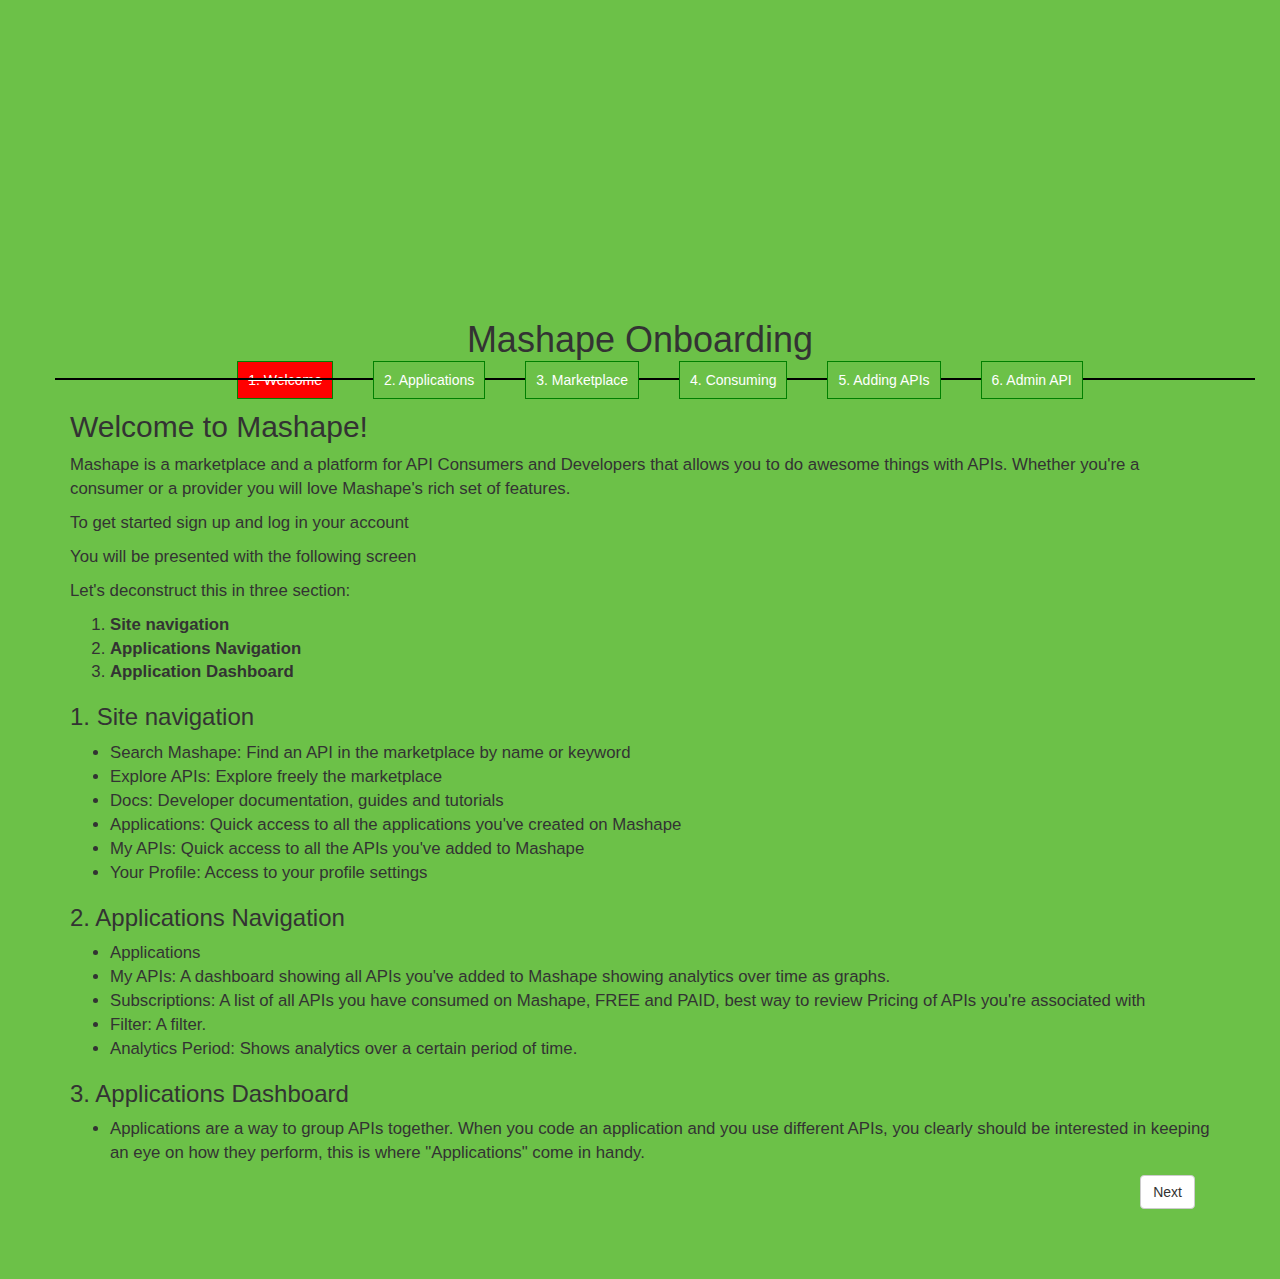
<file: index.html>
<!DOCTYPE html><html><head><link rel="stylesheet" href="css/main.css"><script src="//ajax.googleapis.com/ajax/libs/jquery/2.1.1/jquery.min.js"></script><link href="//maxcdn.bootstrapcdn.com/bootstrap/3.2.0/css/bootstrap.min.css" rel="stylesheet" type="text/css"><script src="//maxcdn.bootstrapcdn.com/bootstrap/3.2.0/js/bootstrap.min.js"></script></head><body><div id="con" class="container"><div class="logobg"></div><div class="row"><div class="col-md-12"><h1 class="text-center">Mashape Onboarding</h1><div class="connector"></div><div class="col-md-12 col-xs-12 text-center"><span class="passed-page">1. Welcome</span><a href="step-2"><span>2. Applications</span></a><a href="step-3"><span>3. Marketplace</span></a><a href="step-4"><span>4. Consuming</span></a><a href="step-5"><span>5. Adding APIs</span></a><a href="step-6"><span>6. Admin API</span></a><div class="text-center line"></div></div><div class="col-md-12 description"><h2>Welcome to Mashape!</h2><p>Mashape is a marketplace and a platform for API Consumers and Developers that allows you to do awesome things with APIs.
Whether you're a consumer or a provider you will love Mashape's rich set of features.<p>To get started sign up and log in your account</p><p>You will be presented with the following screen</p><p>Let's deconstruct this in three section:<ol><li> <b>Site navigation</b></li><li> <b>Applications Navigation</b></li><li> <b>Application Dashboard</b></li></ol></p></p><h3>1. Site navigation</h3><ul><li>Search Mashape: Find an API in the marketplace by name or keyword</li><li>Explore APIs: Explore freely the marketplace</li><li>Docs: Developer documentation, guides and tutorials</li><li>Applications: Quick access to all the applications you've created on Mashape</li><li>My APIs: Quick access to all the APIs you've added to Mashape</li><li>Your Profile: Access to your profile settings</li></ul><h3>2. Applications Navigation</h3><ul><li>Applications</li><li>My APIs: A dashboard showing all APIs you've added to Mashape showing analytics over time as graphs.</li><li>Subscriptions: A list of all APIs you have consumed on Mashape, FREE and PAID, best way to review Pricing of APIs you're associated with</li><li>Filter: A filter.</li><li>Analytics Period: Shows analytics over a certain period of time.</li></ul><h3>3. Applications Dashboard</h3><ul><li>Applications are a way to group APIs together. When you code an application and you use different APIs, you clearly should be interested in keeping an eye on how they perform, this is where "Applications" come in handy.</li></ul><div class="col-md-12" >
<p><a href="step-2"> <button class="btn btn-default" type="button" style="float: right">Next</button></a></p>
</div></div></div></div></div></body></html>
</file>
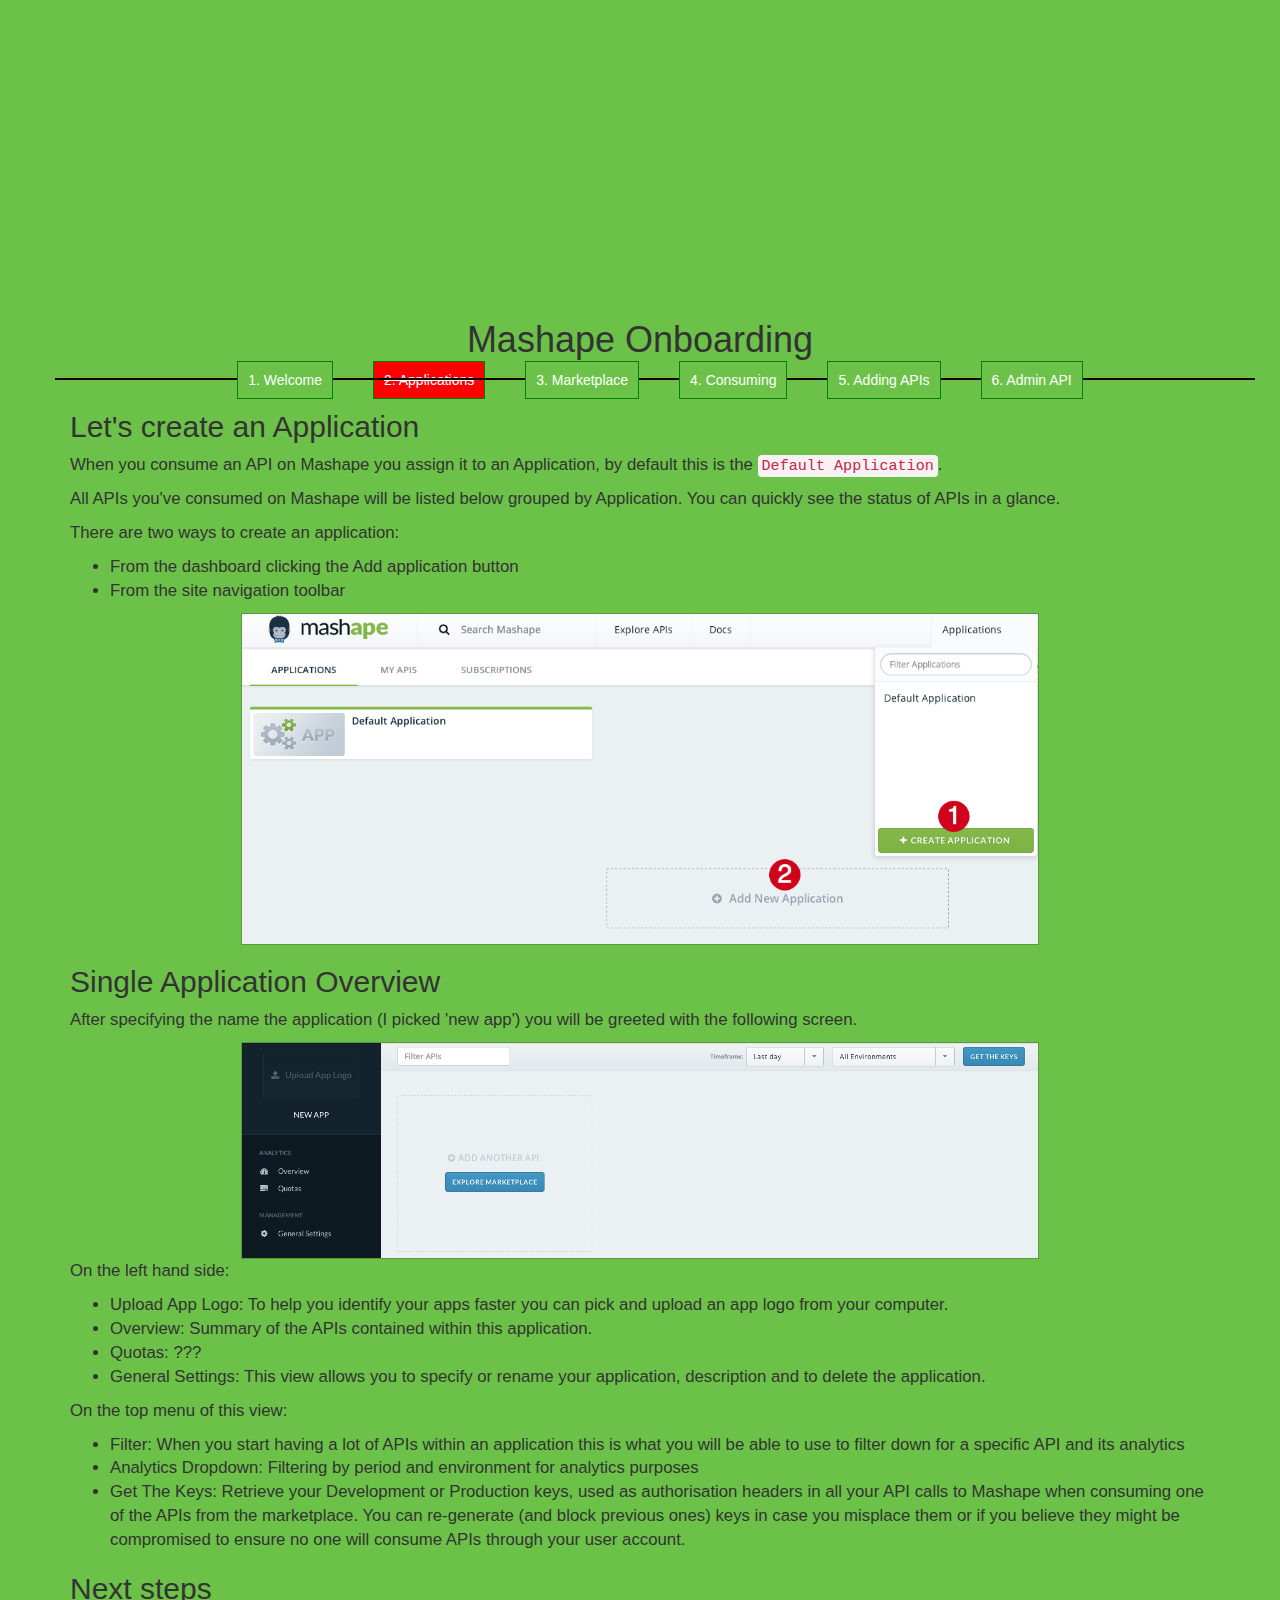
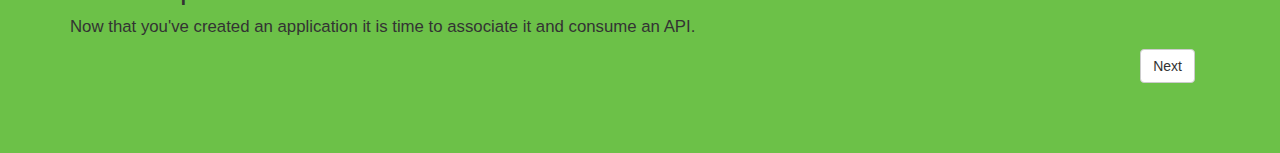
<file: step-2.html>
<!DOCTYPE html><html><head><link rel="stylesheet" href="css/main.css"><script src="//ajax.googleapis.com/ajax/libs/jquery/2.1.1/jquery.min.js"></script><link href="//maxcdn.bootstrapcdn.com/bootstrap/3.2.0/css/bootstrap.min.css" rel="stylesheet" type="text/css"><script src="//maxcdn.bootstrapcdn.com/bootstrap/3.2.0/js/bootstrap.min.js"></script></head><body><div id="con" class="container"><div class="logobg"></div><div class="row"><div class="col-md-12"><h1 class="text-center">Mashape Onboarding</h1><div class="connector"></div><div class="col-md-12 col-xs-12 text-center"><a href="index"><span>1. Welcome</span></a><span class="passed-page">2. Applications</span><a href="step-3"><span>3. Marketplace</span></a><a href="step-4"><span>4. Consuming</span></a><a href="step-5"><span>5. Adding APIs</span></a><a href="step-6"><span>6. Admin API</span></a><div class="text-center line"></div></div><div class="col-md-12 description"><h2>Let&#39;s create an Application</h2>
<p>When you consume an API on Mashape you assign it to an Application, by default this is the <code>Default Application</code>.</p>
<p>All APIs you&#39;ve consumed on Mashape will be listed below grouped by Application.
You can quickly see the status of APIs in a glance.</p>
<p>There are two ways to create an application:</p>
<ul>
<li>From the dashboard clicking the Add application button</li>
<li>From the site navigation toolbar</li>
</ul>
<p class="image-center"><img width="100%" src='/imgs/add-application.png'></p>

<h2>Single Application Overview</h2>
<p>After specifying the name the application (I picked &#39;new app&#39;) you will be greeted with the following screen.</p>
<p class="image-center"><img width="100%" src='/imgs/new-application.png'></p>

<p>On the left hand side:</p>
<ul>
<li>Upload App Logo: To help you identify your apps faster you can pick and upload an app logo from your computer.</li>
<li>Overview: Summary of the APIs contained within this application.</li>
<li>Quotas: ???</li>
<li>General Settings: This view allows you to specify or rename your application, description and to delete the application.</li>
</ul>
<p>On the top menu of this view:</p>
<ul>
<li>Filter: When you start having a lot of APIs within an application this is what you will be able to use to filter down for a specific API and its analytics</li>
<li>Analytics Dropdown: Filtering by period and environment for analytics purposes</li>
<li>Get The Keys: Retrieve your Development or Production keys, used as authorisation headers in all your API calls to Mashape when consuming one of the APIs from the marketplace. You can re-generate (and block previous ones) keys in case you misplace them or if you believe they might be compromised to ensure no one will consume APIs through your user account.</li>
</ul>
<h2>Next steps</h2>
<p>Now that you&#39;ve created an application it is time to associate it and consume an API.</p>
<div class="col-md-12" >
<p><a href="step-3"> <button class="btn btn-default" type="button" style="float: right">Next</button></a></p>
</div></div></div></div></div></body></html>
</file>
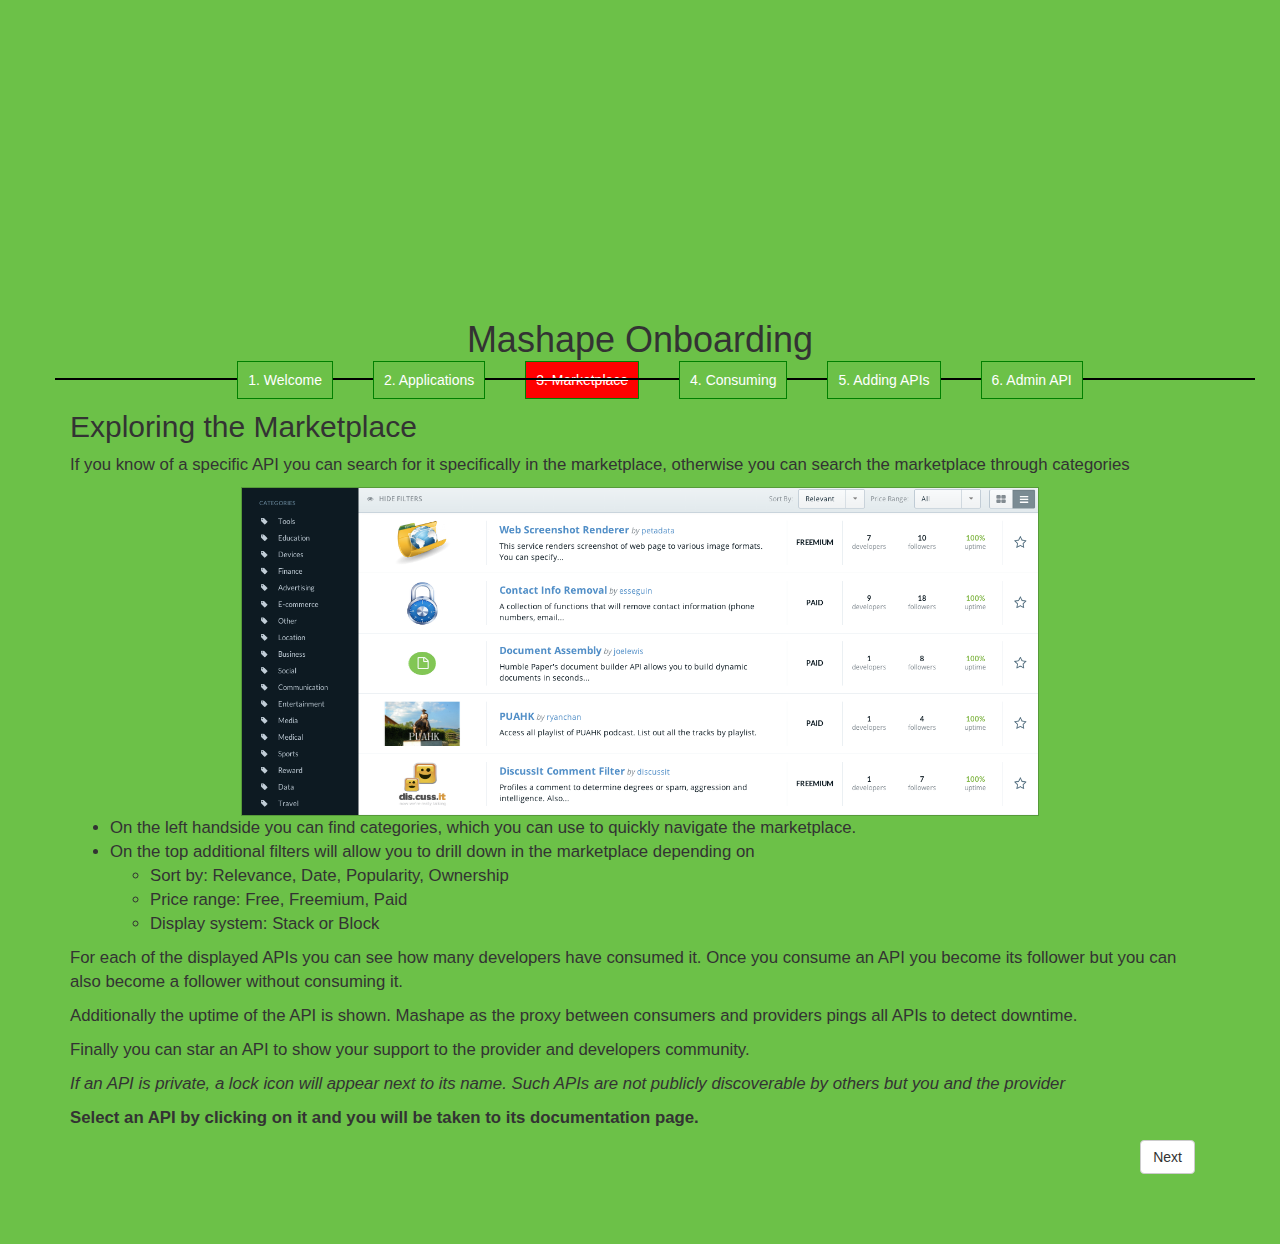
<file: step-3.html>
<!DOCTYPE html><html><head><link rel="stylesheet" href="css/main.css"><script src="//ajax.googleapis.com/ajax/libs/jquery/2.1.1/jquery.min.js"></script><link href="//maxcdn.bootstrapcdn.com/bootstrap/3.2.0/css/bootstrap.min.css" rel="stylesheet" type="text/css"><script src="//maxcdn.bootstrapcdn.com/bootstrap/3.2.0/js/bootstrap.min.js"></script></head><body><div id="con" class="container"><div class="logobg"></div><div class="row"><div class="col-md-12"><h1 class="text-center">Mashape Onboarding</h1><div class="connector"></div><div class="col-md-12 col-xs-12 text-center"><a href="index"><span>1. Welcome</span></a><a href="step-2"><span>2. Applications</span></a><span class="passed-page">3. Marketplace</span><a href="step-4"><span>4. Consuming</span></a><a href="step-5"><span>5. Adding APIs</span></a><a href="step-6"><span>6. Admin API</span></a><div class="text-center line"></div></div><div class="col-md-12 description"><h2>Exploring the Marketplace</h2>
<p>If you know of a specific API you can search for it specifically in the marketplace, otherwise you can search the marketplace through categories</p>
<p class="image-center"><img width="100%" src='/imgs/explore-marketplace.png'></p>

<ul>
<li>On the left handside you can find categories, which you can use to quickly navigate the marketplace.</li>
<li>On the top additional filters will allow you to drill down in the marketplace depending on<ul>
<li>Sort by: Relevance, Date, Popularity, Ownership</li>
<li>Price range: Free, Freemium, Paid</li>
<li>Display system: Stack or Block</li>
</ul>
</li>
</ul>
<p>For each of the displayed APIs you can see how many developers have consumed it. Once you consume an API you become its follower but you can also become a follower without consuming it.</p>
<p>Additionally the uptime of the API is shown. Mashape as the proxy between consumers and providers pings all APIs to detect downtime.</p>
<p>Finally you can star an API to show your support to the provider and developers community.</p>
<p><em>If an API is private, a lock icon will appear next to its name. Such APIs are not publicly discoverable by others but you and the provider</em></p>
<p><strong>Select an API by clicking on it and you will be taken to its documentation page.</strong></p>
<div class="col-md-12" >
<p><a href="step-4"> <button class="btn btn-default" type="button" style="float: right">Next</button></a></p>
</div></div></div></div></div></body></html>
</file>
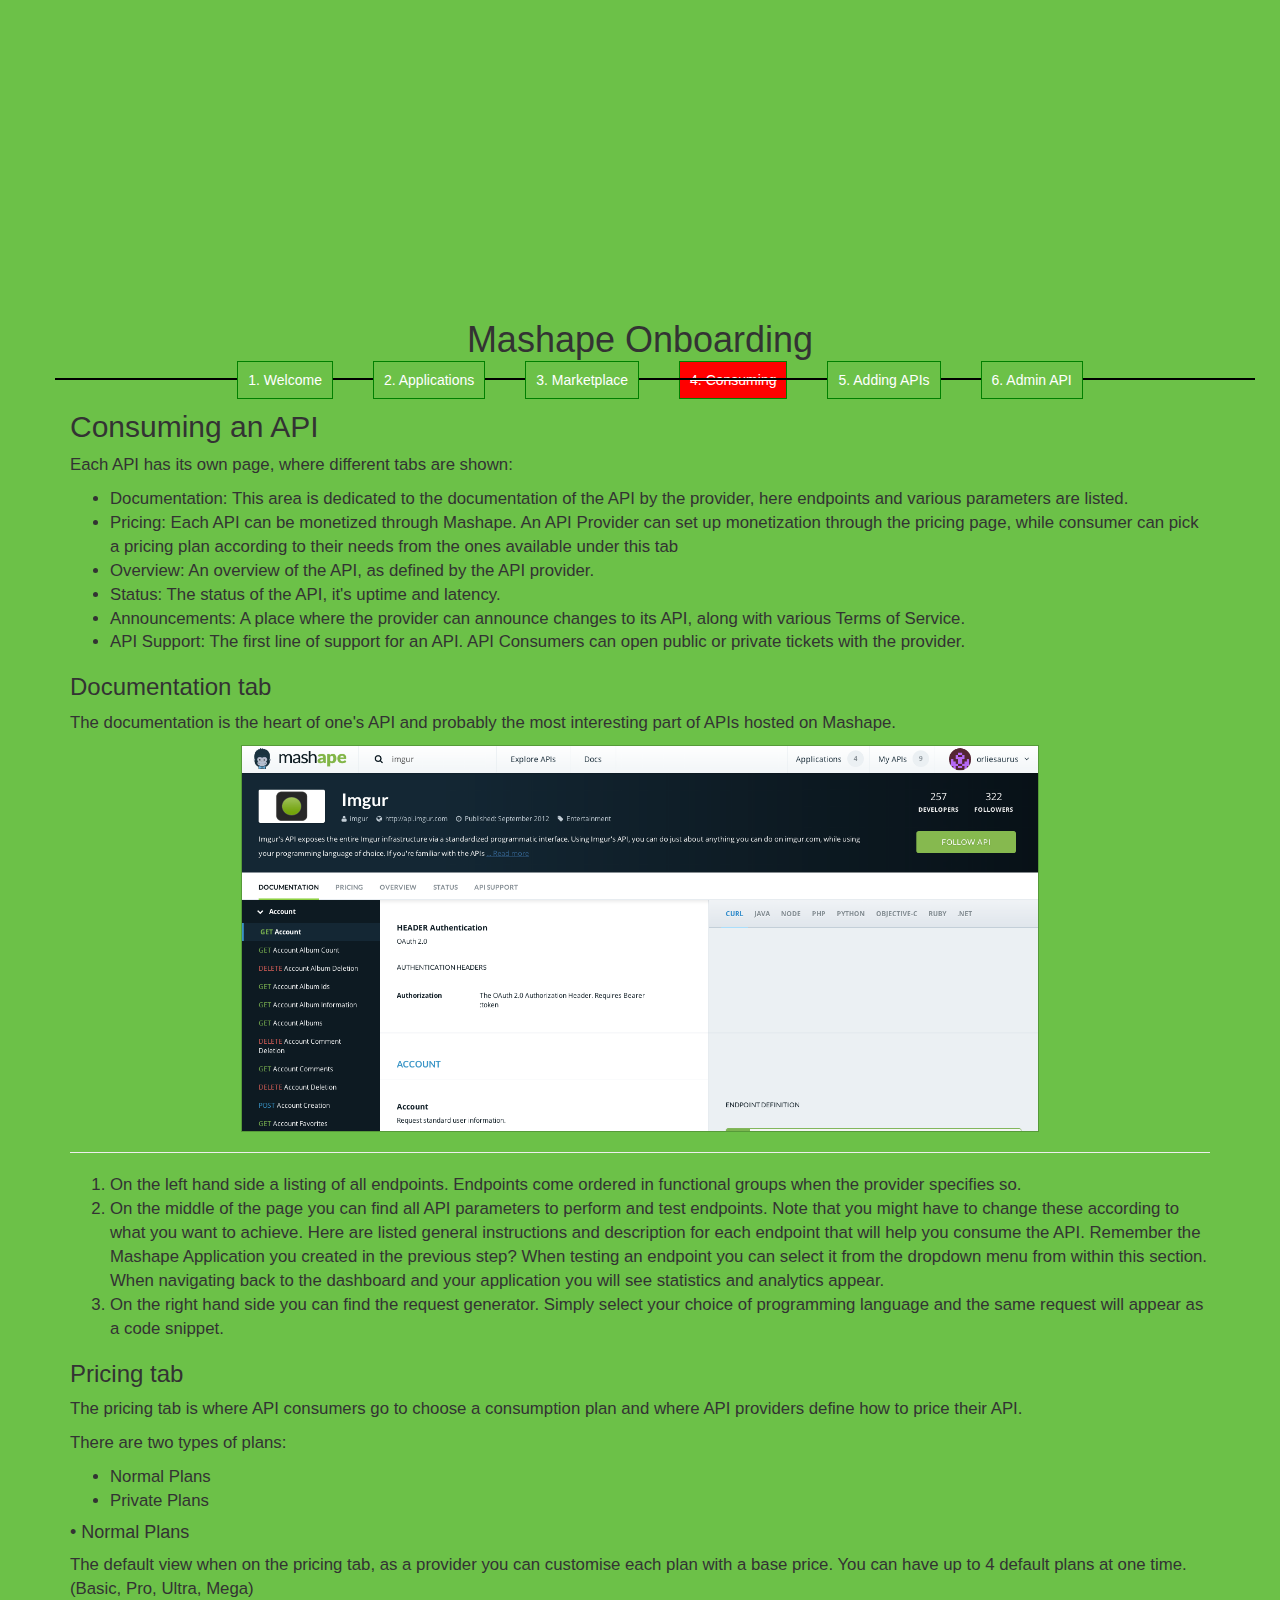
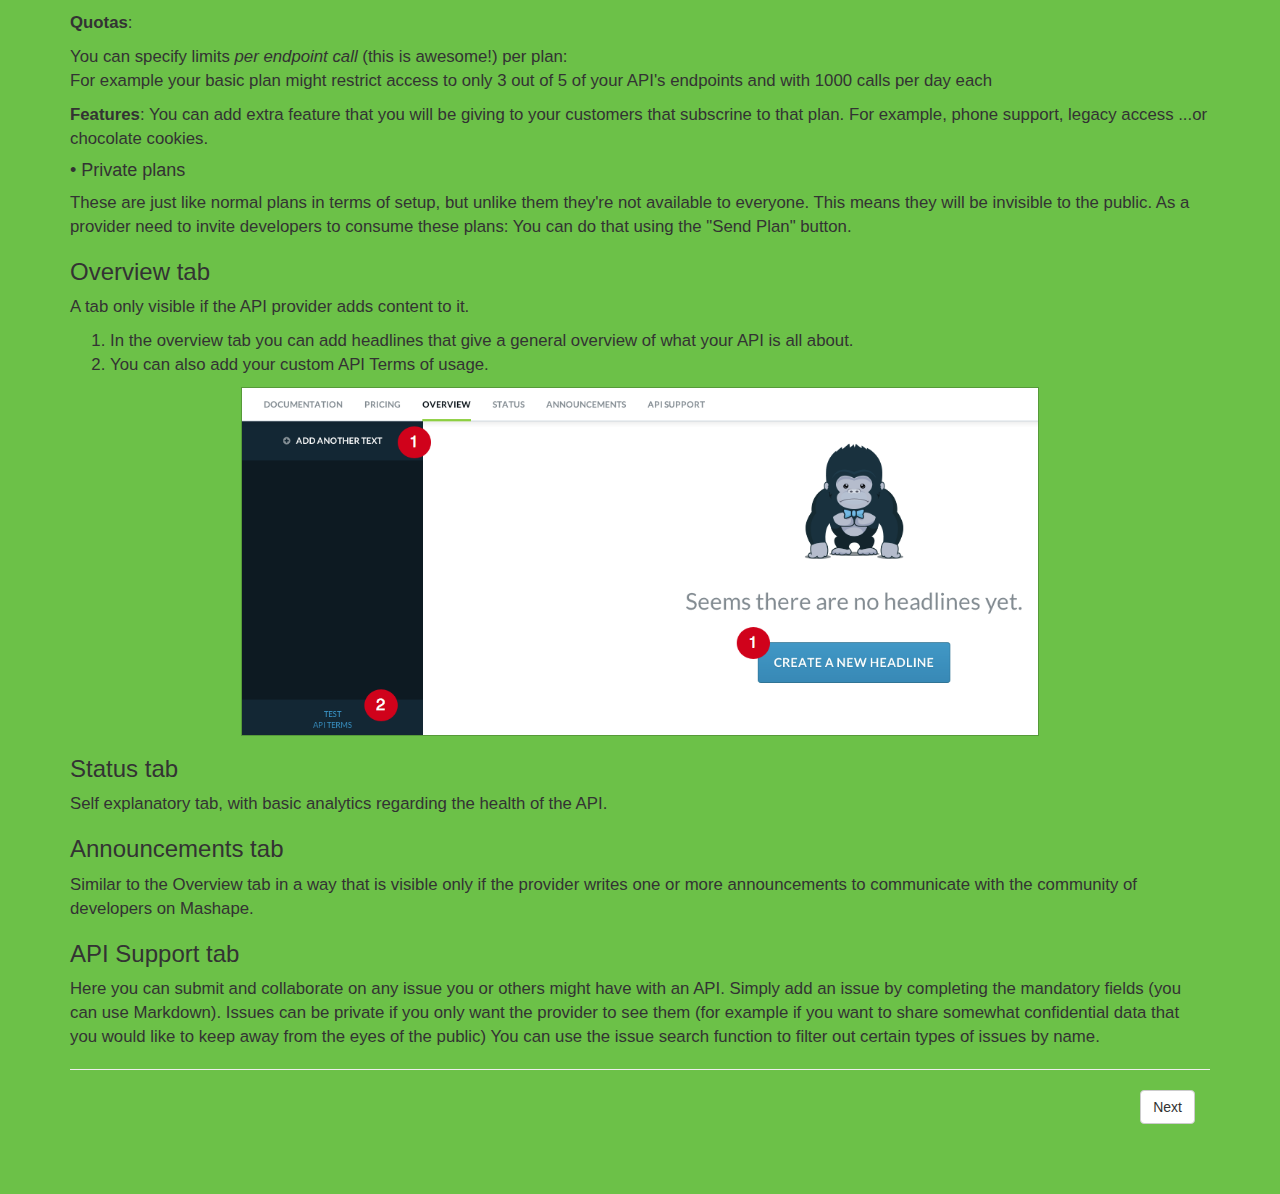
<file: step-4.html>
<!DOCTYPE html><html><head><link rel="stylesheet" href="css/main.css"><script src="//ajax.googleapis.com/ajax/libs/jquery/2.1.1/jquery.min.js"></script><link href="//maxcdn.bootstrapcdn.com/bootstrap/3.2.0/css/bootstrap.min.css" rel="stylesheet" type="text/css"><script src="//maxcdn.bootstrapcdn.com/bootstrap/3.2.0/js/bootstrap.min.js"></script></head><body><div id="con" class="container"><div class="logobg"></div><div class="row"><div class="col-md-12"><h1 class="text-center">Mashape Onboarding</h1><div class="connector"></div><div class="col-md-12 col-xs-12 text-center"><a href="index"><span>1. Welcome</span></a><a href="step-2"><span>2. Applications</span></a><a href="step-3"><span>3. Marketplace</span></a><span class="passed-page">4. Consuming</span><a href="step-5"><span>5. Adding APIs</span></a><a href="step-6"><span>6. Admin API</span></a><div class="text-center line"></div></div><div class="col-md-12 description"><h2>Consuming an API</h2>
<p>Each API has its own page, where different tabs are shown:</p>
<ul>
<li>Documentation: This area is dedicated to the documentation of the API by the provider, here endpoints and various parameters are listed.</li>
<li>Pricing: Each API can be monetized through Mashape. An API Provider can set up monetization through the pricing page, while consumer can pick a pricing plan according to their needs from the ones available under this tab</li>
<li>Overview: An overview of the API, as defined by the API provider.</li>
<li>Status: The status of the API, it&#39;s uptime and latency.</li>
<li>Announcements: A place where the provider can announce changes to its API, along with various Terms of Service.</li>
<li>API Support: The first line of support for an API. API Consumers can open public or private tickets with the provider.</li>
</ul>
<h3>Documentation tab</h3>
<p>The documentation is the heart of one&#39;s API and probably the most interesting part of APIs hosted on Mashape.</p>
<p class="image-center"><img width="100%" src='/imgs/documentation-tab.png'></p>

<hr>
<ol>
<li>On the left hand side a listing of all endpoints. Endpoints come ordered in functional groups when the provider specifies so.</li>
<li>On the middle of the page you can find all API parameters to perform and test endpoints. Note that you might have to change these according to what you want to achieve. Here are listed general instructions and description for each endpoint that will help you consume the API. Remember the Mashape Application you created in the previous step? When testing an endpoint you can select it from the dropdown menu from within this section. When navigating back to the dashboard and your application you will see statistics and analytics appear.</li>
<li>On the right hand side you can find the request generator. Simply select your choice of programming language and the same request will appear as a code snippet.</li>
</ol>
<h3>Pricing tab</h3>
<p>The pricing tab is where API consumers go to choose a consumption plan and where API providers define how to price their API.</p>
<p>There are two types of plans:</p>
<ul>
<li>Normal Plans</li>
<li>Private Plans</li>
</ul>
<h4>• Normal Plans</h4>
<p>The default view when on the pricing tab, as a provider you can customise each plan with a base price. You can have up to 4 default plans at one time. (Basic, Pro, Ultra, Mega)</p>
<p><strong>Quotas</strong>:</p>
<p>You can specify limits <em>per endpoint call</em> (this is awesome!) per plan: <br>
For example your basic plan might restrict access to only 3 out of 5 of your API&#39;s endpoints and with 1000 calls per day each</p>
<p><strong>Features</strong>:
You can add extra feature that you will be giving to your customers that subscrine to that plan.
For example, phone support, legacy access ...or chocolate cookies.</p>
<h4>• Private plans</h4>
<p>These are just like normal plans in terms of setup, but unlike them they&#39;re not available to everyone. This means they will be invisible to the public. As a provider need to invite developers to consume these plans: You can do that using the &quot;Send Plan&quot; button.</p>
<h3>Overview tab</h3>
<p>A tab only visible if the API provider adds content to it.</p>
<ol>
<li>In the overview tab you can add headlines that give a general overview of what your API is all about.</li>
<li>You can also add your custom API Terms of usage.</li>
</ol>
<p class="image-center"><img width="100%" src='/imgs/overview-tab.png'></p>


<h3>Status tab</h3>
<p>Self explanatory tab, with basic analytics regarding the health of the API.</p>
<h3>Announcements tab</h3>
<p>Similar to the Overview tab in a way that is visible only if the provider writes one or more announcements to communicate with the community of developers on Mashape.</p>
<h3>API Support tab</h3>
<p>Here you can submit and collaborate on any issue you or others might have with an API.
Simply add an issue by completing the mandatory fields (you can use Markdown).
Issues can be private if you only want the provider to see them (for example if you want to share somewhat confidential data that you would like to keep away from the eyes of the public)
You can use the issue search function to filter out certain types of issues by name.</p>
<hr>
<div class="col-md-12" >
<p><a href="step-5"> <button class="btn btn-default" type="button" style="float: right">Next</button></a></p>
</div></div></div></div></div></body></html>
</file>
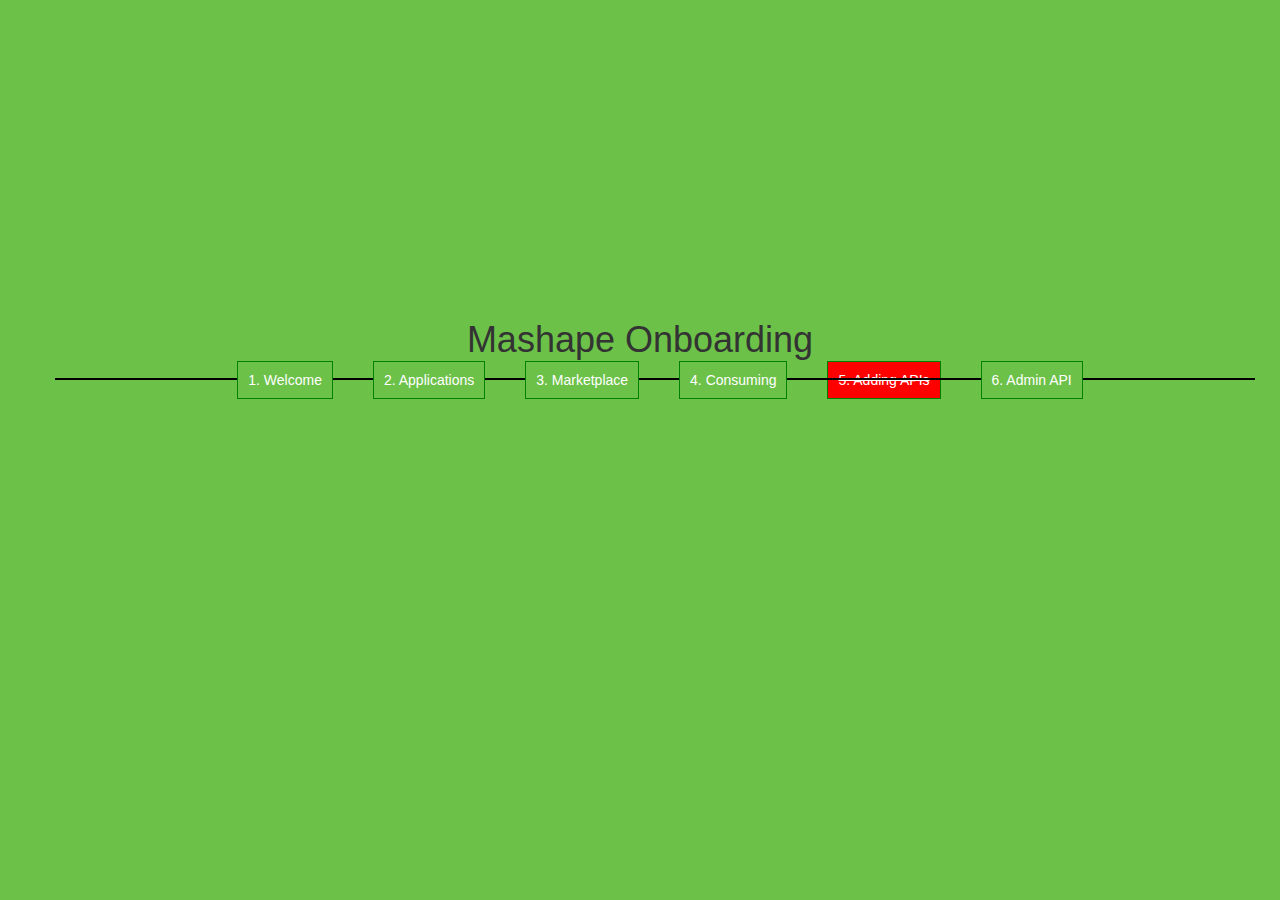
<file: step-5.html>
<!DOCTYPE html><html><head><link rel="stylesheet" href="css/main.css"><script src="//ajax.googleapis.com/ajax/libs/jquery/2.1.1/jquery.min.js"></script><link href="//maxcdn.bootstrapcdn.com/bootstrap/3.2.0/css/bootstrap.min.css" rel="stylesheet" type="text/css"><script src="//maxcdn.bootstrapcdn.com/bootstrap/3.2.0/js/bootstrap.min.js"></script></head><body><div id="con" class="container"><div class="logobg"></div><div class="row"><div class="col-md-12"><h1 class="text-center">Mashape Onboarding</h1><div class="connector"></div><div class="col-md-12 col-xs-12 text-center"><a href="index"><span>1. Welcome</span></a><a href="step-2"><span>2. Applications</span></a><a href="step-3"><span>3. Marketplace</span></a><a href="step-4"><span>4. Consuming</span></a><span class="passed-page">5. Adding APIs</span><a href="step-6"><span>6. Admin API</span></a><div class="text-center line"></div></div><div class="col-md-12 description"></div></div></div></div></body></html>
</file>
<file: css/main.css>
.description{font-size:1.2em}.image-center{margin:0 auto;padding:0 auto;width:70%;border:1px solid rgba(0,0,0,0.2)}body,.container{background-color:#6cc148 !important}.logobg{background-image:url("http://a5.images.crunchbase.com/image/upload/c_limit,h_600,w_600/v1398379553/yf3vwzvtbfhtoussrslg.png");background-size:400px;min-height:300px;min-width:240px;background-repeat:no-repeat;background-position:top center}#con{padding:0 0 5em 0}h1 + .text-center{margin-top:50px}div.text-center span{position:relative;margin-left:40px;border:1px #008000 solid;padding:10px;background-color:#6cc148;z-index:2}.passed-page{color:#fff;background-color:#f00 !important;position:relative;text-decoration:line-through;z-index:0 !important}.connector{position:absolute;top:78px;width:100%;border:1px solid #000;z-index:1}a span{color:#fff;text-decoration:none}a:hover,a:hover span{color:#808080;text-decoration:none !important}
</file>
